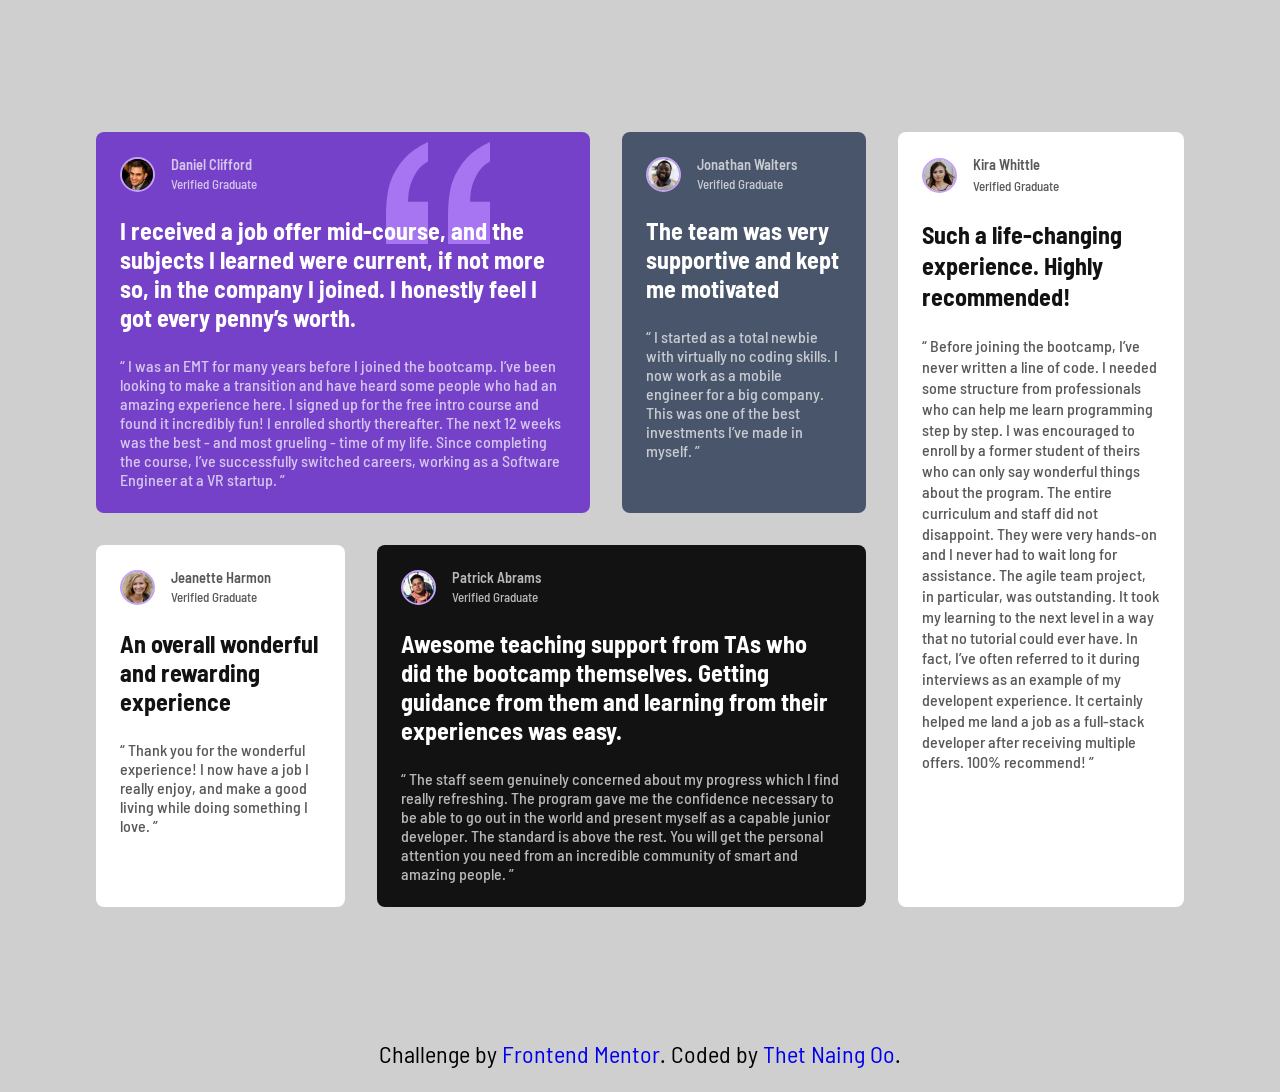
<file: index.html>
<!DOCTYPE html>
<html lang="en">
<head>
  <meta charset="UTF-8">
  <meta name="viewport" content="width=device-width, initial-scale=1.0"> <!-- displays site properly based on user's device -->

  <link rel="icon" type="image/png" sizes="32x32" href="./images/favicon-32x32.png">
  <title>Frontend Mentor | [Challenge Name Here]</title>
  <link rel="stylesheet" type="text/css" href="./styles.css">
  <link rel="preconnect" href="https://fonts.googleapis.com">
<link rel="preconnect" href="https://fonts.gstatic.com" crossorigin>
<link href="https://fonts.googleapis.com/css2?family=Barlow+Semi+Condensed:ital,wght@0,100;0,200;0,300;0,400;0,500;0,600;0,700;0,800;0,900;1,100;1,200;1,300;1,400;1,500;1,600;1,700;1,800;1,900&display=swap" rel="stylesheet">
</head>
<body>
  <div class="main">
    <div class="cards daniel">
      <div class="card-items">
         <img class="profile" width="35" height="35" src="./images/image-daniel.jpg">
        <div>
          <p class="name">Daniel Clifford</p>
          <p>Verified Graduate</p>
        </div>
      </div>
      <div>
       <h2>I received a job offer mid-course, and the subjects I learned were current, if not more so, in the company I joined. I honestly feel I got every penny’s worth.</h2>
      </div>
      <div>
        <p>“ I was an EMT for many years before I joined the bootcamp. I’ve been looking to make a transition and have heard some people who had an amazing experience here. I signed up for the free intro course and found it incredibly fun! I enrolled shortly thereafter. The next 12 weeks was the best - and most grueling - time of my life. Since completing the course, I’ve successfully switched careers, working as a Software Engineer at a VR startup. ”</p>
      </div>
    </div>
     <div class="cards jonathan">
      <div class="card-items">
         <img class="profile" width="35" height="35" src="./images/image-jonathan.jpg">
        <div>
          <p>Jonathan Walters</p>
          <p>Verified Graduate</p>
        </div>
      </div>
      <div>
          <h2>The team was very supportive and kept me motivated</h2>
      </div>
      <div>
        <p>“ I started as a total newbie with virtually no coding skills. I now work as a mobile engineer 
  for a big company. This was one of the best investments I’ve made in myself. ”</p>
      </div>
    </div>
     <div class="cards jeanette">
      <div class="card-items">
        <img class="profile" width="35" height="35" src="./images/image-jeanette.jpg">
        <div>
          <p>Jeanette Harmon</p>
          <p>Verified Graduate</p>
        </div>
      </div>
      <div>
         <h2>An overall wonderful and rewarding experience</h2>
      </div>
      <div>
         <p>“ Thank you for the wonderful experience! I now have a job I really enjoy, and make a good living 
  while doing something I love. ”</p>
      </div>
    </div>
     <div class="cards patrick">
      <div class="card-items">
        <img class="profile" width="35" height="35" src="./images/image-patrick.jpg">
        <div>
          <p>Patrick Abrams</p>
          <p>Verified Graduate</p>
        </div>
      </div>
      <div>
        <h2>Awesome teaching support from TAs who did the bootcamp themselves. Getting guidance from them and 
        learning from their experiences was easy.</h2>
      </div>
      <div>
      <p>“ The staff seem genuinely concerned about my progress which I find really refreshing. The program 
      gave me the confidence necessary to be able to go out in the world and present myself as a capable 
      junior developer. The standard is above the rest. You will get the personal attention you need from 
      an incredible community of smart and amazing people. ”</p>
      </div>
    </div>
     <div class="cards kira">
      <div class="card-items">
         <img class="profile" width="35" height="35" src="./images/image-kira.jpg">
        <div>
          <p>Kira Whittle</p>
          <p>Verified Graduate</p>
        </div>
      </div>
      <div>
         <h2>Such a life-changing experience. Highly recommended!</h2>
      </div>
      <div>
        <p>“ Before joining the bootcamp, I’ve never written a line of code. I needed some structure from 
        professionals who can help me learn programming step by step. I was encouraged to enroll by a former 
        student of theirs who can only say wonderful things about the program. The entire curriculum and staff 
        did not disappoint. They were very hands-on and I never had to wait long for assistance. The agile team 
        project, in particular, was outstanding. It took my learning to the next level in a way that no tutorial 
        could ever have. In fact, I’ve often referred to it during interviews as an example of my developent 
        experience. It certainly helped me land a job as a full-stack developer after receiving multiple offers. 
        100% recommend! ” </p>       
      </div>
    </div>
  </div>
  <footer class="attribution">
    Challenge by <a href="https://www.frontendmentor.io?ref=challenge">Frontend Mentor</a>. 
    Coded by <a href="https://github.com/Thet81">Thet Naing Oo</a>.
  </footer>
</body>
</html>
</file>
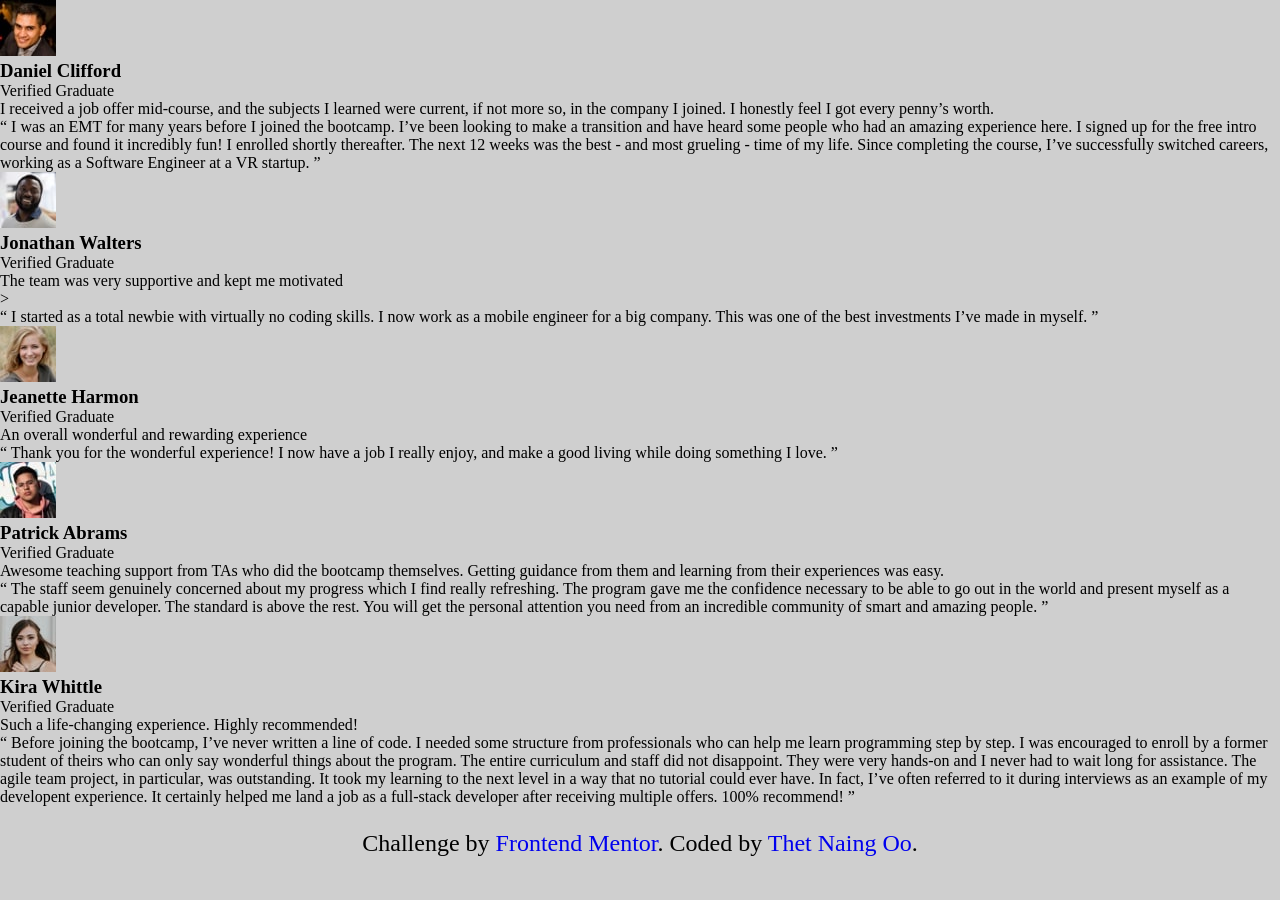
<file: index.bk.html>
<!-- index.bk.html -->
<!DOCTYPE html>
<html lang="en">
<head>
  <meta charset="UTF-8">
  <meta name="viewport" content="width=device-width, initial-scale=1.0"> <!-- displays site properly based on user's device -->

  <link rel="icon" type="image/png" sizes="32x32" href="./images/favicon-32x32.png">
  <title>Frontend Mentor | [Challenge Name Here]</title>
  <link rel="stylesheet" type="text/css" href="./styles.css">
</head>
<body>
  <div class="testimonials">
    <div class="card card--bg-purple">
      <header class="card_header">
        <img src="./images/image-daniel.jpg" class="card_img">
        <div>
          <h3>Daniel Clifford</h3>
          <p>Verified Graduate</p>
        </div>
      </header>
      <p class="card_lead">
        I received a job offer mid-course, and the subjects I learned were current, if not more so, in the company I joined. I honestly feel I got every penny’s worth.
      </p>
      <p class="card_quote">
        “ I was an EMT for many years before I joined the bootcamp. I’ve been looking to make a transition and have heard some people who had an amazing experience here. I signed up for the free intro course and found it incredibly fun! I enrolled shortly thereafter. The next 12 weeks was the best - and most grueling - time of my life. Since completing the course, I’ve successfully switched careers, working as a Software Engineer at a VR startup. ”
      </p>
    </div>
    <div class="card card--bg-purple">
      <header class="card_header">
        <img src="./images/image-jonathan.jpg" class="card_img">
        <div>
          <h3>Jonathan Walters</h3>
          <p>Verified Graduate</p>
        </div>
      </header>
      <p class="card_lead">
       The team was very supportive and kept me motivated
      </p>
      <p class="card_quote">
        >
        <p>“ I started as a total newbie with virtually no coding skills. I now work as a mobile engineer 
  for a big company. This was one of the best investments I’ve made in myself. ”
      </p>
    </div>
     <div class="card card--bg-purple">
      <header class="card_header">
        <img src="./images/image-jeanette.jpg" class="card_img">
        <div>
          <h3>Jeanette Harmon</h3>
          <p>Verified Graduate</p>
        </div>
      </header>
      <p class="card_lead">
        An overall wonderful and rewarding experience
      </p>
      <p class="card_quote">
        “ Thank you for the wonderful experience! I now have a job I really enjoy, and make a good living 
  while doing something I love. ”
      </p>
    </div>
     <div class="card card--bg-purple">
      <header class="card_header">
        <img src="./images/image-patrick.jpg" class="card_img">
        <div>
          <h3>Patrick Abrams</h3>
          <p>Verified Graduate</p>
        </div>
      </header>
      <p class="card_lead">
        Awesome teaching support from TAs who did the bootcamp themselves. Getting guidance from them and 
        learning from their experiences was easy.
      </p>
      <p class="card_quote">
       “ The staff seem genuinely concerned about my progress which I find really refreshing. The program 
      gave me the confidence necessary to be able to go out in the world and present myself as a capable 
      junior developer. The standard is above the rest. You will get the personal attention you need from 
      an incredible community of smart and amazing people. ”
      </p>
    </div>
     <div class="card card--bg-purple">
      <header class="card_header">
        <img src="./images/image-kira.jpg" class="card_img">
        <div>
          <h3>Kira Whittle</h3>
          <p>Verified Graduate</p>
        </div>
      </header>
      <p class="card_lead">
        Such a life-changing experience. Highly recommended!
      </p>
      <p class="card_quote">
       “ Before joining the bootcamp, I’ve never written a line of code. I needed some structure from 
        professionals who can help me learn programming step by step. I was encouraged to enroll by a former 
        student of theirs who can only say wonderful things about the program. The entire curriculum and staff 
        did not disappoint. They were very hands-on and I never had to wait long for assistance. The agile team 
        project, in particular, was outstanding. It took my learning to the next level in a way that no tutorial 
        could ever have. In fact, I’ve often referred to it during interviews as an example of my developent 
        experience. It certainly helped me land a job as a full-stack developer after receiving multiple offers. 
        100% recommend! ” 
      </p>
    </div>
  </div>


  <!-- old -->
<!--   <div class="main">
    <div class="cards daniel">
      <div class="card-items">
        <div class="image-container">
          <img class="profile" width="35" height="35" src="./images/image-daniel.jpg">
        </div>
        <div>
          <p>Daniel Clifford</p>
          <p>Verified Graduate</p>
        </div>
      </div>
      <div>
       <h2>I received a job offer mid-course, and the subjects I learned were current, if not more so, in the company I joined. I honestly feel I got every penny’s worth.</h2>
      </div>
      <div>
        <p>“ I was an EMT for many years before I joined the bootcamp. I’ve been looking to make a transition and have heard some people who had an amazing experience here. I signed up for the free intro course and found it incredibly fun! I enrolled shortly thereafter. The next 12 weeks was the best - and most grueling - time of my life. Since completing the course, I’ve successfully switched careers, working as a Software Engineer at a VR startup. ”</p>
      </div>
    </div>
     <div class="cards jonathan">
      <div class="card-items">
        <div class="image-container">
          <img class="profile" width="35" height="35" src="./images/image-jonathan.jpg">
        </div>
        <div>
          <p>Jonathan Walters</p>
          <p>Verified Graduate</p>
        </div>
      </div>
      <div>
          <h2>The team was very supportive and kept me motivated</h2>
      </div>
      <div>
        <p>“ I started as a total newbie with virtually no coding skills. I now work as a mobile engineer 
  for a big company. This was one of the best investments I’ve made in myself. ”</p>
      </div>
    </div>
     <div class="cards jeanette">
      <div class="card-items">
        <div class="image-container">
          <img class="profile" width="35" height="35" src="./images/image-jeanette.jpg">
        </div>
        <div>
          <p>Jeanette Harmon</p>
          <p>Verified Graduate</p>
        </div>
      </div>
      <div>
         <h2>An overall wonderful and rewarding experience</h2>
      </div>
      <div>
         <p>“ Thank you for the wonderful experience! I now have a job I really enjoy, and make a good living 
  while doing something I love. ”</p>
      </div>
    </div>
     <div class="cards patrick">
      <div class="card-items">
        <div class="image-container">
          <img class="profile" width="35" height="35" src="./images/image-patrick.jpg">
        </div>
        <div>
          <p>Patrick Abrams</p>
          <p>Verified Graduate</p>
        </div>
      </div>
      <div>
        <h2>Awesome teaching support from TAs who did the bootcamp themselves. Getting guidance from them and 
        learning from their experiences was easy.</h2>
      </div>
      <div>
      <p>“ The staff seem genuinely concerned about my progress which I find really refreshing. The program 
      gave me the confidence necessary to be able to go out in the world and present myself as a capable 
      junior developer. The standard is above the rest. You will get the personal attention you need from 
      an incredible community of smart and amazing people. ”</p>
      </div>
    </div>
     <div class="cards kira">
      <div class="card-items">
        <div class="image-container">
          <img class="profile" width="35" height="35" src="./images/image-kira.jpg">
        </div>
        <div>
          <p>Kira Whittle</p>
          <p>Verified Graduate</p>
        </div>
      </div>
      <div>
         <h2>Such a life-changing experience. Highly recommended!</h2>
      </div>
      <div>
        <p>“ Before joining the bootcamp, I’ve never written a line of code. I needed some structure from 
        professionals who can help me learn programming step by step. I was encouraged to enroll by a former 
        student of theirs who can only say wonderful things about the program. The entire curriculum and staff 
        did not disappoint. They were very hands-on and I never had to wait long for assistance. The agile team 
        project, in particular, was outstanding. It took my learning to the next level in a way that no tutorial 
        could ever have. In fact, I’ve often referred to it during interviews as an example of my developent 
        experience. It certainly helped me land a job as a full-stack developer after receiving multiple offers. 
        100% recommend! ” </p>       
      </div>
    </div>
  </div> -->
  <footer class="attribution">
    Challenge by <a href="https://www.frontendmentor.io?ref=challenge">Frontend Mentor</a>. 
    Coded by <a href="https://github.com/Thet81">Thet Naing Oo</a>.
  </footer>
</body>
</html>
</file>
<file: styles.css>
/*styles.css*/
:root{
	--primary-purple-50:hsl(260, 100%, 95%);
	--primary-purple-300 : hsl(264, 82%, 80%);
	--primary-purple-500 : hsl(263, 55%, 52%);

	--neutral-white : hsl(0, 0%, 100%);
	--neutral-grey-100:hsl(214, 17%, 92%);
	--neutral-grey-200:hsl(0, 0%, 81%);
	--neutral-grey-400:hsl(224, 10%, 45%);
	--neutral-grey-500:hsl(217, 19%, 35%);
	--neutral-black:hsl(0, 0%, 7%);

	--primary-fs:13px;

	--fw-light : 500;
	--fw-bold : 600;
	--border-radius :0.5rem;
	--ff-primary : "Barlow Semi Condensed"
}

* {
	margin: 0;
	padding: 0;
	box-sizing: border-box;
}

body {
	background: var(--neutral-grey-200);
}

.profile {
	border-radius: 50%;
	border:2px solid var(--primary-purple-300);
}
.cards {
	border-radius: var(--border-radius);
	padding: 1.5rem;
	display: flex;
	flex-direction: column;
	gap: 1.5rem;
	color: var(--neutral-white);
	font-family: var(--ff-primary);
}

.cards p{
	font-weight: var(--fw-light);
	opacity: 70%;
}
.card-items {
	display: flex;
	gap: 1rem;
	align-items: center;
	align-content: center;
}

.daniel{
	background-color: var(--primary-purple-500);
}

.jonathan {
	background: var(--neutral-grey-500);
}

.patrick{
	background: var(--neutral-black);
}

.kira {
	background: var(--neutral-white);
	color: var(--neutral-black);
}

.jeanette{
	background: var(--neutral-white);
	color: var(--neutral-black);
}

.card-items div:nth-child(2){
	display: flex;
	flex-direction: column;
	font-size: var(--primary-fs);
	gap: 0.2rem;
}

.card-items p:nth-child(1){
	font-weight: var(--fw-bold);
	font-size: 0.9rem;
}

.card-items p:nth-child(2){
	font-weight: var(--fw-light);
}

.main{
	padding: 2rem;
	display: grid;
	gap: 2rem;
	margin: 100px auto;
}


image {
	max-width: 100%;
	display: block;
}

.attribution{
	max-width: 85%;
	margin: 1.5rem auto;
	text-align: center;
	font-size: 1.5rem;
	font-family: var(--ff-primary);
}

.attribution a {
	text-decoration: none;
}

@media only screen and (min-width : 768px){
	.main{
		max-width: 90%;
		grid-template-areas: 
		"daniel daniel daniel jonathan kira"
		"jeanette patrick patrick patrick kira"
	}

	.daniel {
		grid-area: daniel;
		background: url('./images/bg-pattern-quotation.svg');
		background-repeat: no-repeat;
		background-position: top 10px right 100px;
		background-color: var(--primary-purple-500);
	}

	.jonathan {
		grid-area: jonathan;
	}

	.kira {
		grid-area: kira;
		line-height: 1.3;
		letter-spacing: 1.2;
	}

	.jeanette {
		grid-area:jeanette;
	}
	.patrick {
		grid-area:patrick;
	}

}
</file>
